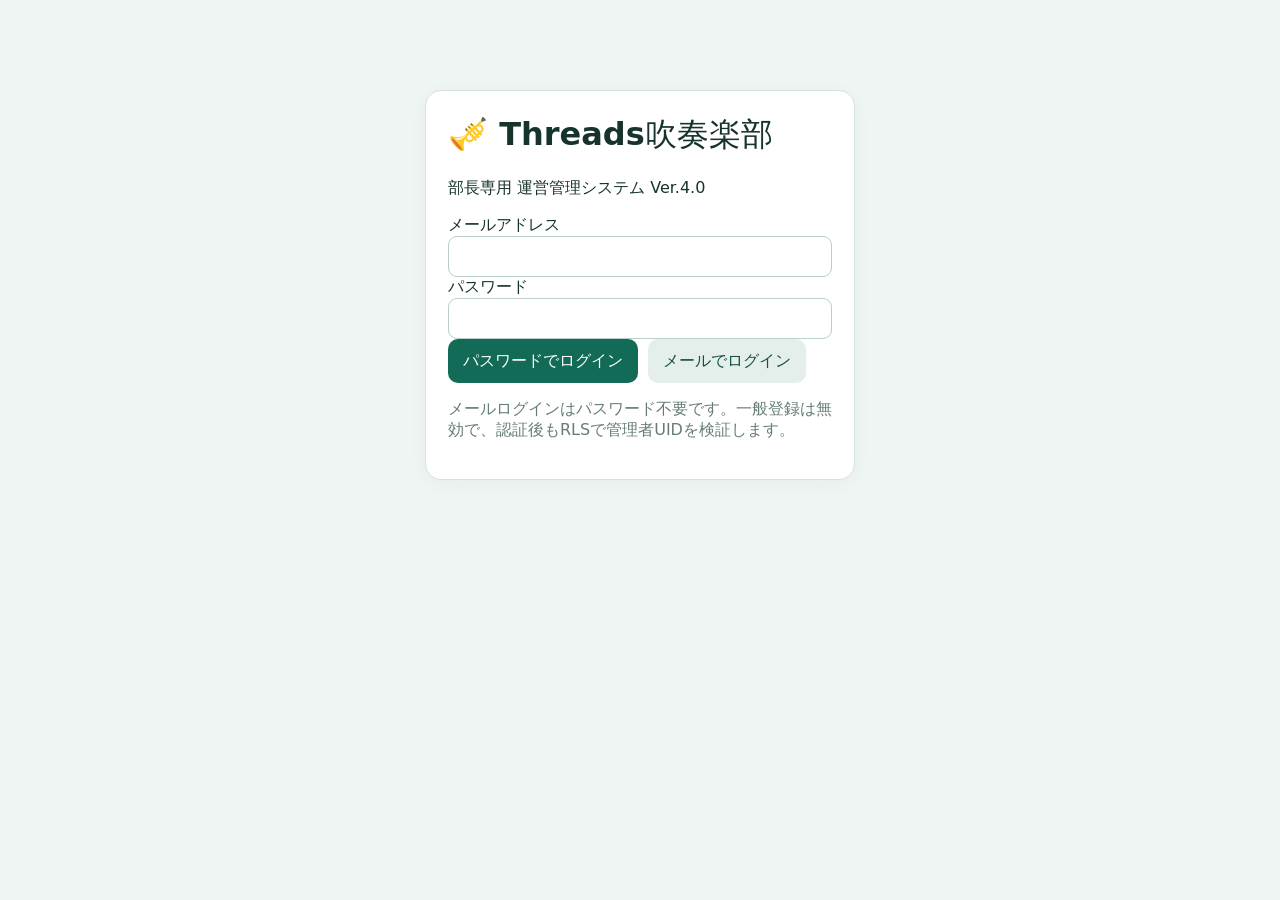
<file: index.html>
<!doctype html><html lang="ja"><head><meta charset="UTF-8"><meta name="viewport" content="width=device-width,initial-scale=1,viewport-fit=cover"><meta name="robots" content="noindex,nofollow"><title>Threads吹奏楽部｜運営管理 Ver.4.0</title>  <script type="module" crossorigin src="./assets/app-BiHnRPKs.js"></script>
  <link rel="modulepreload" crossorigin href="./assets/index-DobLe4mk.js">
  <link rel="stylesheet" crossorigin href="./assets/app-D0F6vQkm.css">
  <script type="module" src="./send-one-guard.js?v=current-safe-targets-v2"></script>
  <script type="module" src="./rollout-ops.js?v=roster-bot-v581-strict-dry-run"></script>
  <script type="module" src="./legacy-rescue.js?v=legacy-rescue-v4"></script>
  <script type="module" src="./unresolved-cases.js?v=unresolved-cases-v1"></script>
  <script type="module" src="./registration-intake.js?v=registration-intake-v3"></script>
  <script type="module" src="./bot-submenu.js?v=bot-submenu-v2"></script>
</head><body><div id="app"><noscript>JavaScriptを有効にしてください。</noscript></div></body></html>
</file>
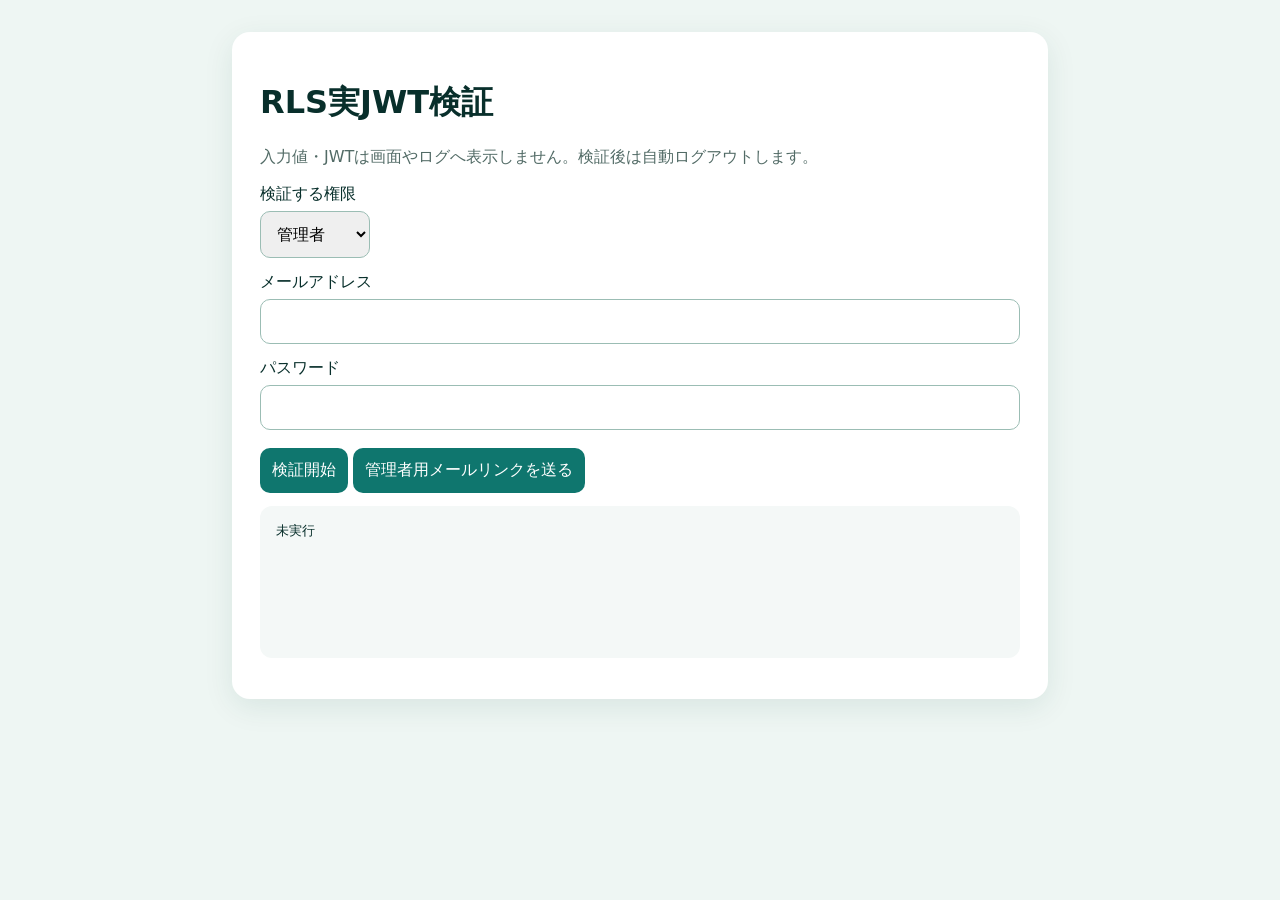
<file: security-harness.html>
<!doctype html>
<html lang="ja">
  <head>
    <meta charset="UTF-8" />
    <meta name="viewport" content="width=device-width, initial-scale=1.0" />
    <title>Threads吹奏楽部 RLS実JWT検証</title>
    <style>
      body{font-family:system-ui,sans-serif;background:#eef6f3;color:#082f2b;margin:0;padding:32px}main{max-width:760px;margin:auto;background:#fff;border-radius:18px;padding:28px;box-shadow:0 8px 30px #064e3b18}label{display:block;margin:14px 0 6px}input,select,button{font:inherit;padding:12px;border:1px solid #9bbdb4;border-radius:10px}input{width:calc(100% - 26px)}button{margin-top:18px;background:#0f766e;color:#fff;border:0;cursor:pointer}button:disabled{opacity:.55}pre{white-space:pre-wrap;background:#f4f8f7;padding:16px;border-radius:12px;min-height:120px}.ok{color:#047857}.bad{color:#b91c1c}.note{color:#526b66}
    </style>
    <script type="module" crossorigin src="./assets/securityHarness-CdPRubr7.js"></script>
    <link rel="modulepreload" crossorigin href="./assets/index-DobLe4mk.js">
  </head>
  <body>
    <main>
      <h1>RLS実JWT検証</h1>
      <p class="note">入力値・JWTは画面やログへ表示しません。検証後は自動ログアウトします。</p>
      <label for="kind">検証する権限</label>
      <select id="kind"><option value="admin">管理者</option><option value="nonadmin">非管理者</option></select>
      <label for="email">メールアドレス</label><input id="email" type="email" autocomplete="username" />
      <label for="password">パスワード</label><input id="password" type="password" autocomplete="current-password" />
      <button id="run">検証開始</button>
      <button id="magic" type="button">管理者用メールリンクを送る</button>
      <pre id="result">未実行</pre>
    </main>
  </body>
</html>
</file>
<file: assets/app-D0F6vQkm.css>
:root{font-family:Inter,system-ui,-apple-system,Yu Gothic,sans-serif;color:#17332d;background:#eff5f2;font-synthesis:none}*{box-sizing:border-box}body{margin:0}button,input,select,textarea{font:inherit}button{border:0;border-radius:10px;padding:11px 15px;background:#126b56;color:#fff;cursor:pointer;min-height:44px}button.secondary{background:#e4efeb;color:#174f43}button.danger{background:#a52d3d}button:disabled{opacity:.5}.shell{min-height:100vh}.topbar{position:sticky;top:0;z-index:5;background:#0f4f42;color:#fff;padding:12px max(16px,env(safe-area-inset-left));display:flex;justify-content:space-between;align-items:center;gap:12px}.topbar h1{font-size:1.05rem;margin:0}.topbar small{opacity:.8}.layout{display:grid;grid-template-columns:220px 1fr;max-width:1400px;margin:auto}.sidebar{padding:20px 12px}.sidebar button{width:100%;text-align:left;background:transparent;color:#31594f;margin:3px 0}.sidebar button.active{background:#d9ebe5;color:#0e4a3d;font-weight:700}.content{min-width:0;padding:24px}.panel,.card{background:#fff;border:1px solid #d6e3dd;border-radius:16px;padding:18px;box-shadow:0 4px 20px #17483b0a}.panel{margin-bottom:18px}.grid{display:grid;grid-template-columns:repeat(4,minmax(0,1fr));gap:12px}.card strong{display:block;font-size:1.8rem;margin-top:8px}.card button{all:unset;cursor:pointer;width:100%}.row{display:flex;gap:10px;align-items:center;flex-wrap:wrap}.between{justify-content:space-between}.muted{color:#667d76}.good{color:#117047}.warn{color:#9b5708}.bad{color:#ac283b}.status{padding:7px 10px;border-radius:999px;background:#e6efec}.table-wrap{overflow:auto}.table{width:100%;border-collapse:collapse;min-width:760px}.table th,.table td{text-align:left;padding:10px;border-bottom:1px solid #e5ece9;vertical-align:top}.table th{font-size:.8rem;color:#61736d}input,select,textarea{border:1px solid #bacfc7;border-radius:9px;padding:10px;background:#fff;max-width:100%}input[type=text],input[type=email],input[type=password],textarea{width:100%}.form-grid{display:grid;grid-template-columns:1fr 1fr;gap:12px}.form-grid label{display:block;font-weight:700}.form-grid label span{display:block;font-size:.8rem;margin-bottom:5px}.login{max-width:430px;margin:10vh auto;padding:22px}.login h1{margin-top:0}.notice{border-left:4px solid #d99b26;background:#fff8e6;padding:12px;margin:12px 0}.modal{position:fixed;inset:0;background:#0b201aaa;display:grid;place-items:center;padding:15px;z-index:20}.modal>.panel{width:min(700px,100%);max-height:90vh;overflow:auto}.hidden{display:none!important}.bars{display:grid;gap:7px}.bar{display:grid;grid-template-columns:150px 1fr 45px;gap:8px;align-items:center}.bar i{height:12px;background:#2d8f75;border-radius:999px}.preview{max-height:300px;overflow:auto;background:#f6f8f7;border-radius:10px;padding:12px;white-space:pre-wrap}.sync{font-size:.82rem}.tabs{display:flex;gap:8px;overflow:auto;padding-bottom:8px}.tabs button{white-space:nowrap}@media(max-width:900px){.layout{grid-template-columns:1fr}.sidebar{display:flex;overflow:auto;padding:10px}.sidebar button{width:auto;white-space:nowrap}.content{padding:14px}.grid{grid-template-columns:1fr 1fr}}@media(max-width:560px){.grid,.form-grid{grid-template-columns:1fr}.topbar{align-items:flex-start}.topbar .row{justify-content:flex-end}.content{padding:10px}.panel,.card{padding:14px}.bar{grid-template-columns:110px 1fr 38px}.login{margin:4vh 10px}.hide-mobile{display:none}}.member-tools{display:flex;gap:1rem;align-items:end;margin-bottom:.5rem}.member-tools .grow{flex:1}.sort-control{min-width:13rem}.sort-control select{margin-top:.25rem}.candidate-list{display:grid;gap:.5rem;margin:1rem 0}.candidate-list label{display:grid;grid-template-columns:auto 1fr auto;gap:.75rem;align-items:center;padding:.75rem;border:1px solid #d6e3dd;border-radius:.75rem}.candidate-list input{width:1.25rem;height:1.25rem}.candidate-list span{display:flex;gap:.5rem;align-items:baseline}.candidate-list small{color:#667d76}.sr-only{position:absolute;width:1px;height:1px;padding:0;margin:-1px;overflow:hidden;clip:rect(0,0,0,0);white-space:nowrap;border:0}.ranking-controls{display:flex;gap:1rem;flex-wrap:wrap;margin-bottom:1rem}.ranking-controls label{font-weight:700}.ranking-controls select{display:block;min-width:12rem;margin-top:.25rem}.ranking-summary{display:flex;gap:.75rem;flex-wrap:wrap;margin-bottom:1rem}.ranking-summary span{background:#e7f1ed;border-radius:999px;padding:.5rem .8rem}.ranking-bars{margin-bottom:.5rem}.ranking-bars .bar{grid-template-columns:minmax(180px,240px) 1fr 50px}.ranking-bars small{display:block;color:#667d76;font-weight:400}.ranking-table .num{text-align:right;font-variant-numeric:tabular-nums}.rank-badge{display:inline-grid;place-items:center;min-width:2rem;height:2rem;border-radius:999px;background:#e7f1ed;font-weight:700}.instrument-editor{border:1px solid #d6e3dd;border-radius:12px;margin:1rem 0;padding:1rem}.instrument-editor legend{font-weight:700;padding:0 .4rem}.instrument-row{display:grid;grid-template-columns:minmax(170px,1fr) minmax(140px,.7fr) auto;gap:.75rem;align-items:end;margin-bottom:.75rem}.instrument-row label span{display:block;font-size:.8rem;font-weight:700;margin-bottom:.25rem}.instrument-row select{width:100%}@media(max-width:767px){.member-tools{align-items:stretch;flex-direction:column}.sort-control{min-width:0}.candidate-list label{grid-template-columns:auto 1fr}.candidate-list label>small{grid-column:2}}@media(max-width:767px){.ranking-controls{display:grid;grid-template-columns:1fr 1fr;gap:.75rem}.ranking-controls select{min-width:0;width:100%}.ranking-bars .bar{grid-template-columns:minmax(125px,165px) 1fr 38px}}@media(max-width:560px){.instrument-row{grid-template-columns:1fr 1fr}.instrument-row button{grid-column:1/-1}}.task-list{display:grid;gap:.75rem;margin-top:1rem}.task-item{display:flex;align-items:center;justify-content:space-between;width:100%;padding:1rem 1.1rem;border:1px solid var(--line);border-radius:14px;background:var(--surface);color:var(--ink);text-align:left}.task-item:hover{border-color:var(--accent);background:var(--soft)}.log-controls{display:flex;gap:.75rem;align-items:end;flex-wrap:wrap;margin-bottom:1rem}.log-controls .grow{flex:1 1 280px}.log-controls label{font-weight:700}.log-controls label input,.log-controls label select{display:block;margin-top:.25rem}.log-list{display:grid;gap:.65rem}.log-item{display:grid;grid-template-columns:150px 120px 100px minmax(240px,1fr) auto;gap:.75rem;align-items:start;padding:.85rem;border:1px solid #d6e3dd;border-radius:12px;background:#fbfdfc}.log-item time{font-size:.82rem;color:#667d76}.log-item>div{display:grid;grid-template-columns:minmax(100px,180px) 1fr;gap:.5rem}.log-item p{grid-column:1/-1;margin:.25rem 0 0;color:#667d76}.log-kind,.log-state{display:inline-flex;align-items:center;width:max-content;max-width:100%;padding:.3rem .55rem;border-radius:999px;background:#e7f1ed;font-size:.78rem}.log-state.status-failed,.log-state.status-dead,.log-error .log-kind{background:#fde8eb;color:#9b2336}.log-state.status-sent,.log-state.status-completed,.log-state.status-approved{background:#def3e7;color:#14623f}.log-state.status-waiting_approval,.log-state.status-pending{background:#fff0cd;color:#8b5700}.log-summary{grid-template-columns:repeat(6,minmax(0,1fr));margin-bottom:1rem}@media(max-width:1050px){.log-summary{grid-template-columns:repeat(3,minmax(0,1fr))}.log-item{grid-template-columns:130px 110px 95px minmax(220px,1fr)}.log-item>a{grid-column:4}}@media(max-width:700px){.log-summary{grid-template-columns:repeat(2,minmax(0,1fr))}.log-controls{display:grid;grid-template-columns:1fr 1fr}.log-controls .grow{grid-column:1/-1}.log-item{grid-template-columns:1fr auto}.log-item time{grid-column:1/-1}.log-item>div{grid-column:1/-1;display:block}.log-item>div>*{display:block;margin-bottom:.25rem}.log-item>a{grid-column:1/-1}.log-state{justify-self:end}}.correction-mobile{display:none}.correction-card{border:1px solid #d6e3dd;border-radius:14px;padding:14px;margin-top:12px;background:#fbfdfc}.correction-card dl{display:grid;grid-template-columns:6.5rem minmax(0,1fr);gap:7px 10px;margin:14px 0}.correction-card dt{font-weight:700;color:#61736d}.correction-card dd{margin:0;overflow-wrap:anywhere;white-space:normal}.correction-actions{display:grid;grid-template-columns:1fr 1fr 1fr;gap:8px}.correction-actions button{width:100%;padding-inline:8px}@media(max-width:560px){.correction-desktop{display:none}.correction-mobile{display:block}.correction-card dl{grid-template-columns:1fr}.correction-card dt{margin-top:5px}.correction-actions{grid-template-columns:1fr}}
</file>
